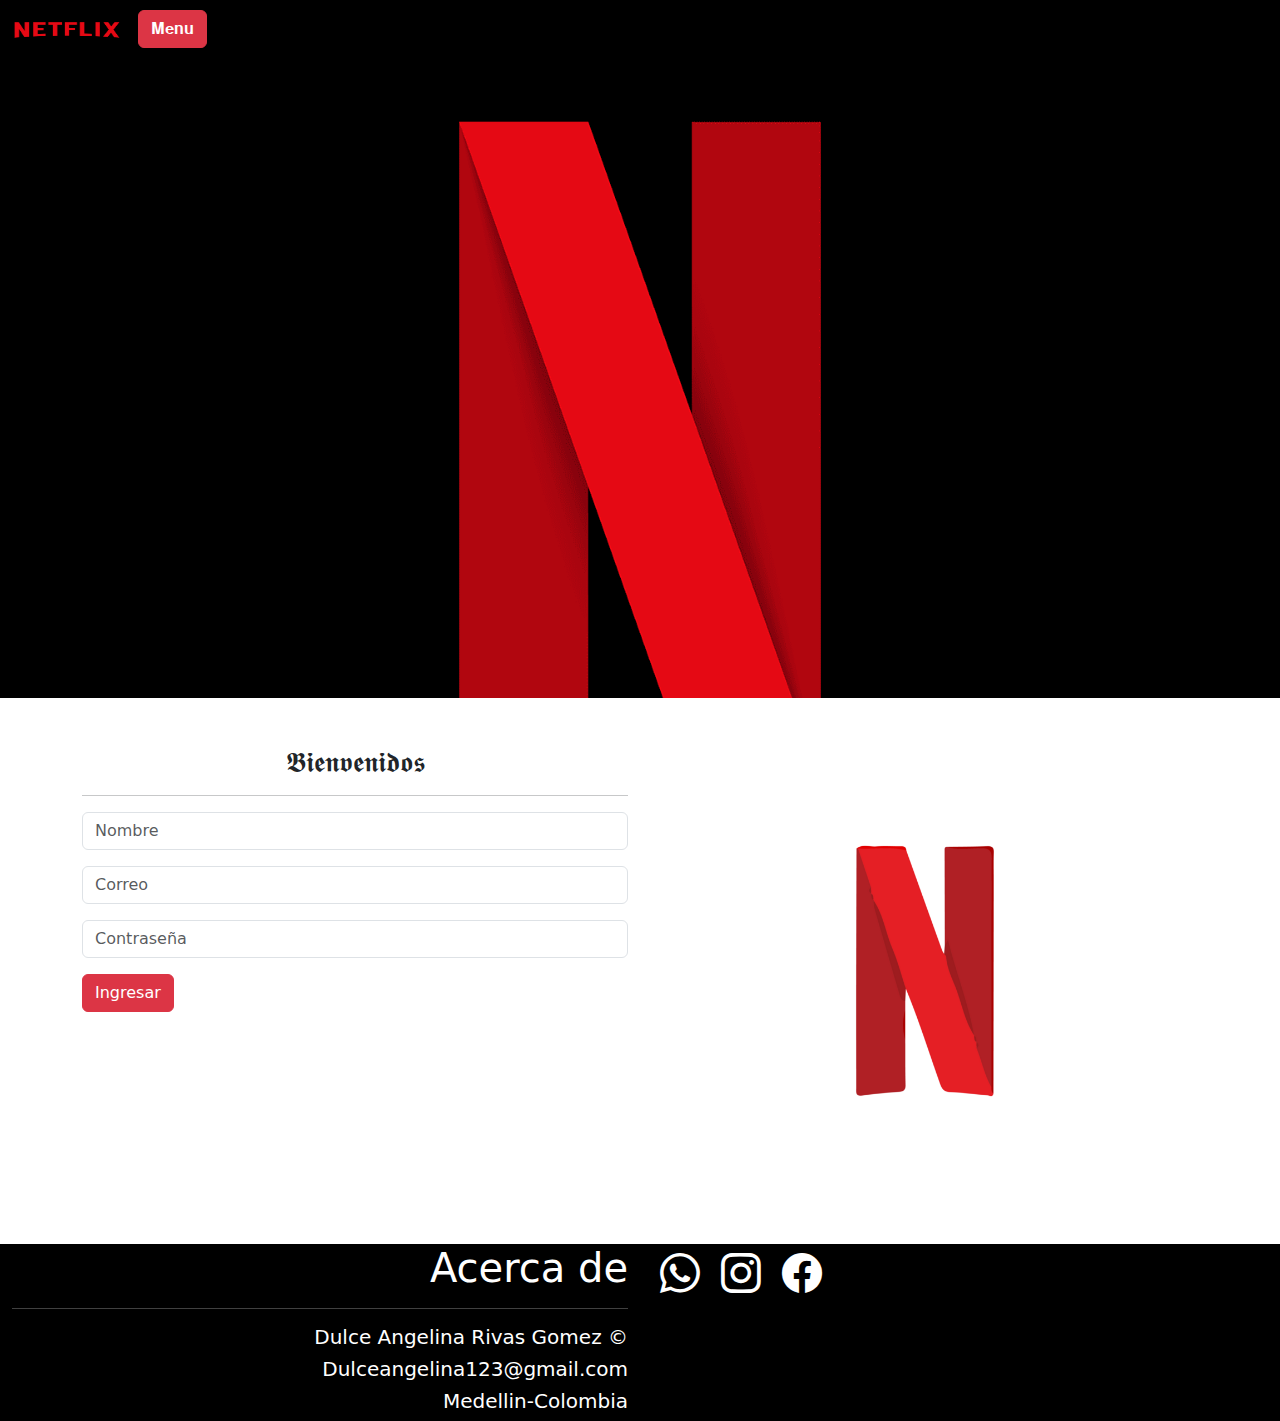
<file: Netflix/index.html>
<!DOCTYPE html>
<html lang="en">
<head>
    <meta charset="UTF-8">
    <meta name="viewport" content="width=device-width, initial-scale=1.0">
    <title>𝐍𝐞𝐭𝐟𝐥𝐢𝐱</title>
    <link rel="stylesheet" href="./estilos.css">
    <link rel="icon" href="./img/netflix.png" type="image/x-icon">
    <link href="https://cdn.jsdelivr.net/npm/bootstrap@5.3.3/dist/css/bootstrap.min.css" rel="stylesheet" integrity="sha384-QWTKZyjpPEjISv5WaRU9OFeRpok6YctnYmDr5pNlyT2bRjXh0JMhjY6hW+ALEwIH" crossorigin="anonymous">
    <link rel="stylesheet" href="https://cdn.jsdelivr.net/npm/bootstrap-icons@1.11.3/font/bootstrap-icons.min.css">
</head>
<body>
    <header>
        <nav class="navbar navbar-expand-lg menu navbar-dack">
            <div class="container-fluid">
              <a class="navbar-brand" href="#">
                <img src="./img/Netflix-logo.webp" alt="foto" height="30" width="110">
              </a>
              <button class="navbar-toggler" type="button" data-bs-toggle="collapse" data-bs-target="#navbarNav" aria-controls="navbarNav" aria-expanded="false" aria-label="Toggle navigation">
                <span class="navbar-toggler-icon"></span>
              </button>
              <div class="collapse navbar-collapse" id="navbarNav">
                <ul class="navbar-nav">
                  
                    <button class="btn btn-danger" type="button" data-bs-toggle="offcanvas" data-bs-target="#offcanvasExample" aria-controls="offcanvasExample">
                        𝐌𝐞𝐧𝐮
                      </button>
                 </li>
                </ul>
              </div>
            </div>
          </nav>
    </header>
    <main></main>
    <section class="fondo">
      </section>
    </main>
    <section>
        <div class="offcanvas offcanvas-start" tabindex="-1" id="offcanvasExample" aria-labelledby="offcanvasExampleLabel">
            <div class="offcanvas-header">
              <h5 class="offcanvas-title" id="offcanvasExampleLabel">Examen 2</h5>
              <button type="button" class="btn-close" data-bs-dismiss="offcanvas" aria-label="Close"></button>
            </div>
            <div class="offcanvas-body">
              <div>
               Dulce Angelina Rivas Gomez
              </div>
              <div class="dropdown mt-3">
                <button class="btn btn-secondary dropdown-toggle" type="button" data-bs-toggle="dropdown">
                  Dropdown button
                </button>
                <ul class="dropdown-menu">
                  <li><a class="dropdown-item" href="#">Action</a></li>
                  <li><a class="dropdown-item" href="#">Another action</a></li>
                  <li><a class="dropdown-item" href="#">Something else here</a></li>
                </ul>
              </div>
            </div>
          </div>
    </section>
    <section class="container">
        <div class="row">
            <div class="col-6 my-5">
                <h3 class="text-center">𝕭𝖎𝖊𝖓𝖛𝖊𝖓𝖎𝖉𝖔𝖘</h3>
                <hr>
                <form>
                    <input type="text" class="form-control my-3" placeholder="Nombre" id="nombre">
                    <input type="email" class="form-control my-3" placeholder="Correo" id="correo">
                    <input type="password" class="form-control my-3" placeholder="Contraseña" id="contraseña">

                    <button class="btn btn-danger" type="submit" id="boton">Ingresar</button>
                </form>

            </div>
            <div class="col-6">
              
                <img  src="./img/netflix imagen1.webp" alt="foto" class="img-fluid">
              </div>
        </div>

    </section>
    <footer>
          
        <section class="container-fluid  text-white colorfooter">
          <div class="row">
            <div class="col-6 text-end">
              <h1>Acerca de </h1>
              <hr>
              <h5 >Dulce Angelina Rivas Gomez &copy;</h5>
              <h5>Dulceangelina123@gmail.com</h5>
              <h5>Medellin-Colombia </h5>
            </div>
            <div class="col-6 aling-self-center">
              <i class="bi bi-whatsapp fs-1 me-2 ms-2"></i>
              <i class="bi bi-instagram fs-1 me-2 ms-2"></i>
              <i class="bi bi-facebook fs-1 me-2 ms-2"></i>
            </div>
          </div>
        </section>
      </footer>
   <script src="./controlador.js"></script>
    

    <script src="https://cdn.jsdelivr.net/npm/bootstrap@5.3.3/dist/js/bootstrap.bundle.min.js" integrity="sha384-YvpcrYf0tY3lHB60NNkmXc5s9fDVZLESaAA55NDzOxhy9GkcIdslK1eN7N6jIeHz" crossorigin="anonymous"></script>

    
</body>
</html>
</file>
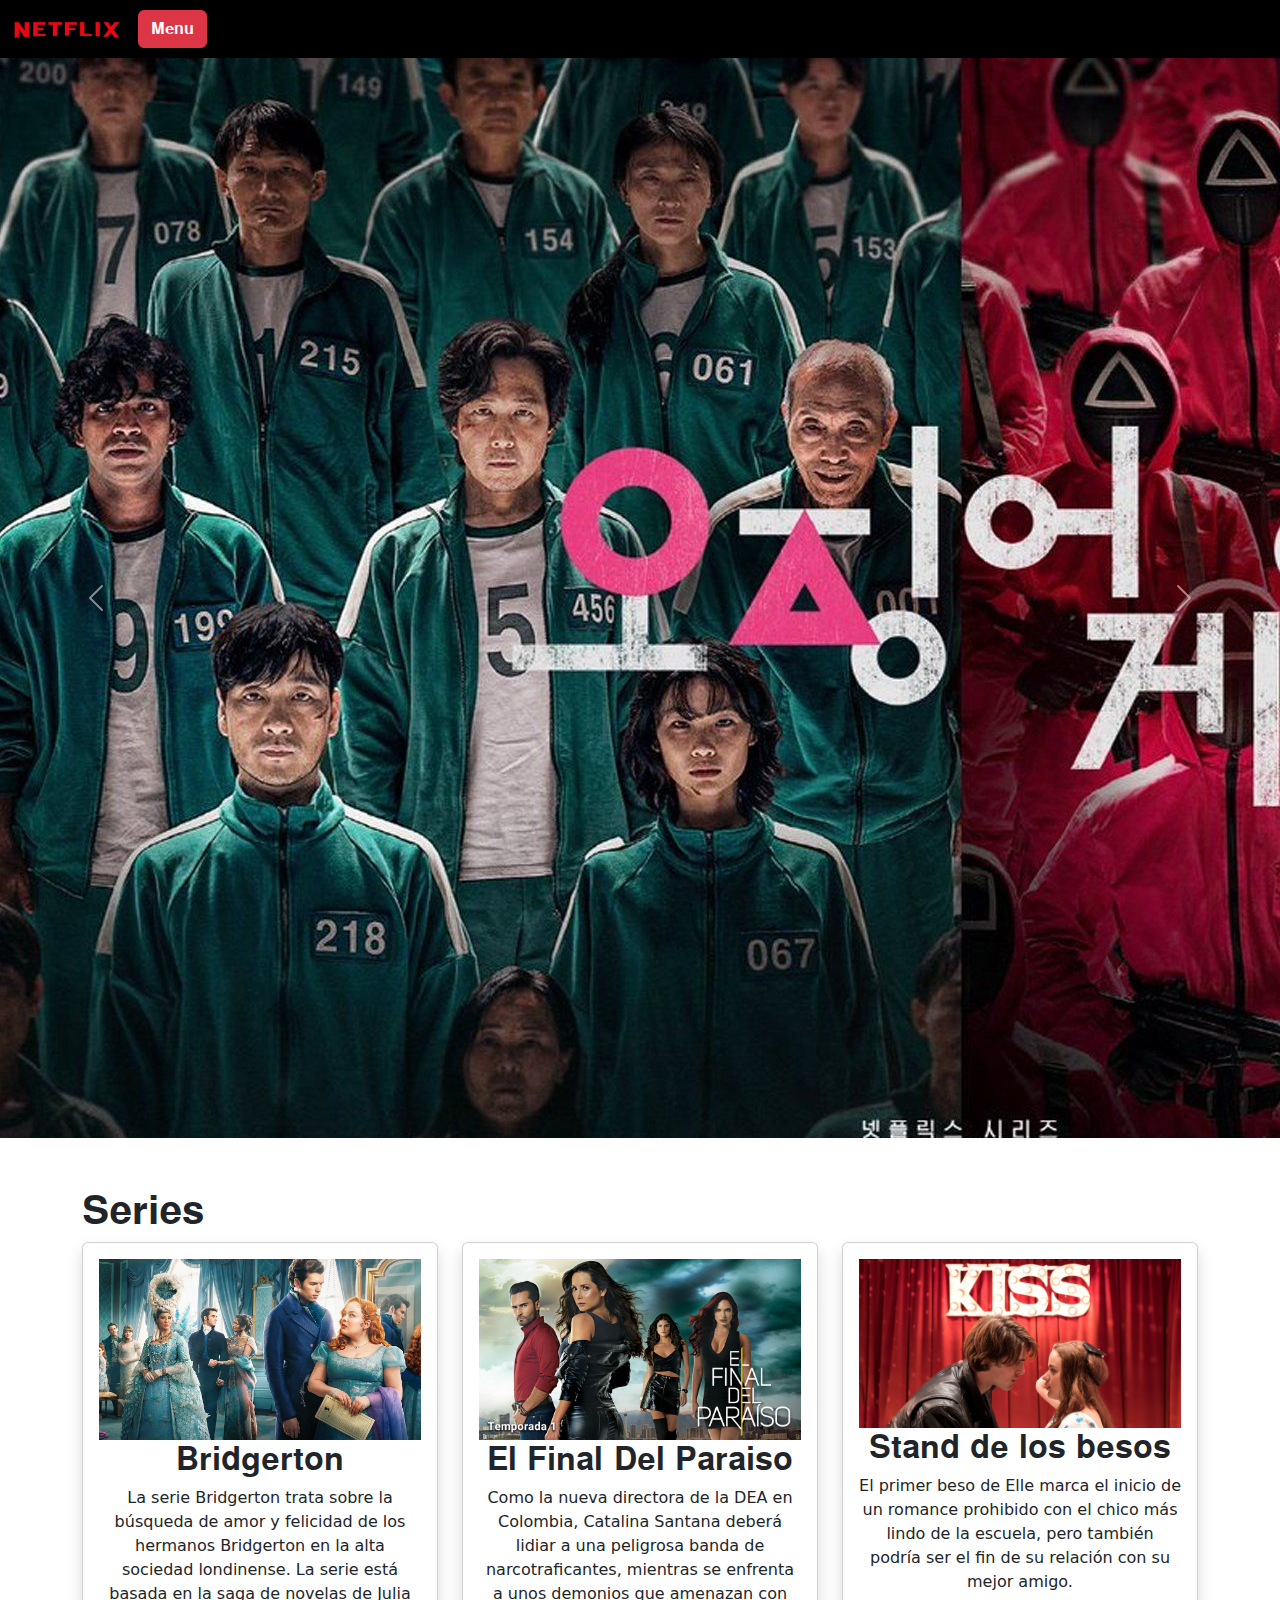
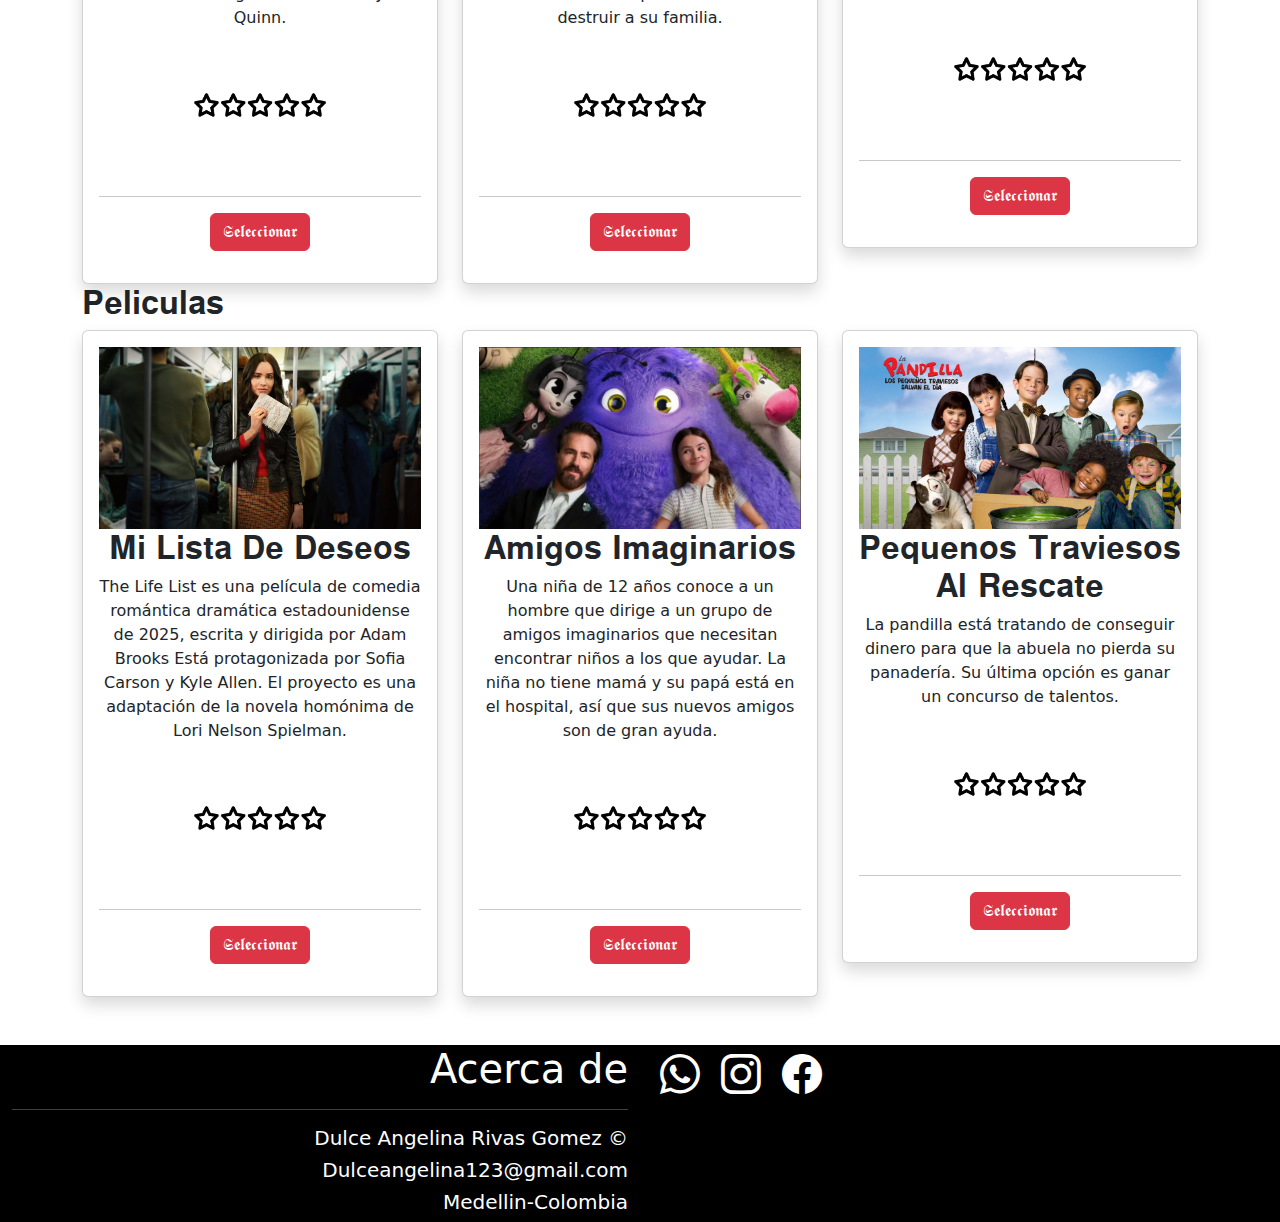
<file: Netflix/netflix.html>
<!DOCTYPE html>
<html lang="en">
<head>
    <meta charset="UTF-8">
    <meta name="viewport" content="width=device-width, initial-scale=1.0">
    <title>𝐍𝐞𝐭𝐟𝐥𝐢𝐱</title>
    <link rel="stylesheet" href="./estilos.css">
    <link rel="icon" href="./img/netflix.png" type="image/x-icon">
    <link href="https://cdn.jsdelivr.net/npm/bootstrap@5.3.3/dist/css/bootstrap.min.css" rel="stylesheet" integrity="sha384-QWTKZyjpPEjISv5WaRU9OFeRpok6YctnYmDr5pNlyT2bRjXh0JMhjY6hW+ALEwIH" crossorigin="anonymous">
    <link rel="stylesheet" href="https://cdn.jsdelivr.net/npm/bootstrap-icons@1.11.3/font/bootstrap-icons.min.css">
</head>

<body>
    <header>
        <nav class="navbar navbar-expand-lg menu navbar-dack">
            <div class="container-fluid">
              <a class="navbar-brand" href="#">
                <img src="./img/Netflix-logo.webp" alt="foto" height="30" width="110">
              </a>
              <button class="navbar-toggler" type="button" data-bs-toggle="collapse" data-bs-target="#navbarNav" aria-controls="navbarNav" aria-expanded="false" aria-label="Toggle navigation">
                <span class="navbar-toggler-icon"></span>
              </button>
              <div class="collapse navbar-collapse" id="navbarNav">
                <ul class="navbar-nav">
                  
                    <button class="btn btn-danger" type="button" data-bs-toggle="offcanvas" data-bs-target="#offcanvasExample" aria-controls="offcanvasExample">
                        𝐌𝐞𝐧𝐮
                      </button>
                 </li>
                </ul>
              </div>
            </div>
          </nav>
    </header>
    <section>
        <div id="carouselExample" class="carousel slide">
            <div class="carousel-inner">
              <div class="carousel-item active">
                <img src="./img/carrusel1.jpg" class="d-block h-50" alt="...">
              </div>
              <div class="carousel-item">
                <img src="./img/carrusel2.jpg" class="d-block h-50" alt="...">
              </div>
              <div class="carousel-item">
                <img src="./img/carrusel23.avif" class="d-block h-50" alt="...">
              </div>
            </div>
            <button class="carousel-control-prev" type="button" data-bs-target="#carouselExample" data-bs-slide="prev">
              <span class="carousel-control-prev-icon" aria-hidden="true"></span>
              <span class="visually-hidden">Previous</span>
            </button>
            <button class="carousel-control-next" type="button" data-bs-target="#carouselExample" data-bs-slide="next">
              <span class="carousel-control-next-icon" aria-hidden="true"></span>
              <span class="visually-hidden">Next</span>
            </button>
          </div>
    </section>
    <main>    
        <section>
                 <section class="container">
                   <div class="row mt-5 mb-5">
                     <h1  >𝐒𝐞𝐫𝐢𝐞𝐬</h1>
                     <div class="col-4">
                      
                       <div class="card p-3 text-center shadow">
                             <img src="./img/Tarjeta1.1.avif" alt="tarjeta" class="img-fluid">
                            <h2 class="mt 5">𝐁𝐫𝐢𝐝𝐠𝐞𝐫𝐭𝐨𝐧
        
                            </h2 >
                            
                            La serie Bridgerton trata sobre la búsqueda de amor y felicidad de los hermanos Bridgerton en la alta sociedad londinense. La serie está basada en la saga de novelas de Julia Quinn.
                            <img src="./img/clasificacion.png" width="150px" class="mx-auto d-block" >
                              <hr>
                              
                           <p>
                            
                          

                            <button class="btn btn-danger" type="submit" id="boton" >𝕾𝖊𝖑𝖊𝖈𝖈𝖎𝖔𝖓𝖆𝖗</button>
                           </p>
                         
                           </div>
                       </div>
                 <div class="col-4">
                     <div class="card p-3 text-center shadow">
                         <img src="./img/tarjeta 2.jpg" alt="foto2" class="img-fluid">
                        <h2 class="mt 5">𝐄𝐥 𝐅𝐢𝐧𝐚𝐥 𝐃𝐞𝐥 𝐏𝐚𝐫𝐚𝐢𝐬𝐨 </h2>
                        Como la nueva directora de la DEA en Colombia, Catalina Santana deberá lidiar a una peligrosa banda de narcotraficantes, mientras se enfrenta a unos demonios que amenazan con destruir a su familia.
                        <img src="./img/clasificacion.png" width="150px" class="mx-auto d-block" >
                        <hr>
                         <p>
                        
                            <button class="btn btn-danger" type="submit" id="boton" >𝕾𝖊𝖑𝖊𝖈𝖈𝖎𝖔𝖓𝖆𝖗</button>
                         </p>
                      </div>
                  </div>
       
                    
                    <div class="col-4">
                       <div class="card p-3 text-center shadow">
                       <img src="./img/tarjeta3.webp" alt="foto3" class="img-fluid">
                       <h2 class="mt 5">𝐒𝐭𝐚𝐧𝐝 𝐝𝐞 𝐥𝐨𝐬 𝐛𝐞𝐬𝐨𝐬  </h2>
                       El primer beso de Elle marca el inicio de un romance prohibido con el chico más lindo de la escuela, pero también podría ser el fin de su relación con su mejor amigo.
                       <img src="./img/clasificacion.png" width="150px" class="mx-auto d-block" >
                        <hr>
                         <p>
                          
                            <button class="btn btn-danger" type="submit" id="boton" >𝕾𝖊𝖑𝖊𝖈𝖈𝖎𝖔𝖓𝖆𝖗</button>
                    </div>
                 </div>
                 <h2>𝐏𝐞𝐥𝐢𝐜𝐮𝐥𝐚𝐬</h2>
                     <div class="col-4">
                
                         <div class="card p-3 text-center shadow">
                               <img src="./img/2.jpg" alt="foto1" class="img-fluid">
                              <h2 class="mt 5">𝐌𝐢 𝐋𝐢𝐬𝐭𝐚 𝐃𝐞 𝐃𝐞𝐬𝐞𝐨𝐬 </h2>
                              The Life List es una película de comedia romántica dramática estadounidense de 2025, escrita y dirigida por Adam Brooks​ Está protagonizada por Sofia Carson y Kyle Allen. El proyecto es una adaptación de la novela homónima de Lori Nelson Spielman.
                              <img src="./img/clasificacion.png" width="150px" class="mx-auto d-block" >
                              <hr>
                                
                             <p>
                               
                                <button class="btn btn-danger" type="submit" id="boton" >𝕾𝖊𝖑𝖊𝖈𝖈𝖎𝖔𝖓𝖆𝖗</button>
                             </p>
                             </div>
                         </div>
                         <div class="col-4">
                      
                             <div class="card p-3 text-center shadow">
                                   <img src="./img/3.webp" alt="foto1" class="img-fluid">
                                  <h2 class="mt 5">𝐀𝐦𝐢𝐠𝐨𝐬 𝐈𝐦𝐚𝐠𝐢𝐧𝐚𝐫𝐢𝐨𝐬</h2>
                                  Una niña de 12 años conoce a un hombre que dirige a un grupo de amigos imaginarios que necesitan encontrar niños a los que ayudar. La niña no tiene mamá y su papá está en el hospital, así que sus nuevos amigos son de gran ayuda.
                                  <img src="./img/clasificacion.png" width="150px" class="mx-auto d-block" >
                                  <hr>
                                    
                                 <p>
                                   
                                    <button class="btn btn-danger" type="submit" id="boton" >𝕾𝖊𝖑𝖊𝖈𝖈𝖎𝖔𝖓𝖆𝖗</button>
                                 </p>
                                 </div>
                             </div>
                             <div class="col-4">
                      
                                 <div class="card p-3 text-center shadow">
                                       <img src="./img/4.jpg" alt="foto1" class="img-fluid">
                                      <h2 class="mt 5">
                                        𝐏𝐞𝐪𝐮𝐞𝐧𝐨𝐬 𝐓𝐫𝐚𝐯𝐢𝐞𝐬𝐨𝐬 𝐀𝐥 𝐑𝐞𝐬𝐜𝐚𝐭𝐞
                                        
                                         </h2>
                                      La pandilla está tratando de conseguir dinero para que la abuela no pierda su panadería. Su última opción es ganar un concurso de talentos.
                                      <img src="./img/clasificacion.png" width="150px" class="mx-auto d-block" >
                                      <hr>
                                        
                                     <p> 

                                        <button class="btn btn-danger" type="submit" id="boton" >𝕾𝖊𝖑𝖊𝖈𝖈𝖎𝖔𝖓𝖆𝖗</button>
                                     </p>
                                     </div>
                                 </div>
                     </div>          
          </section>

             
</main>
<footer>
   
    <section class="container-fluid  text-white colorfooter">
      <div class="row">
        <div class="col-6 text-end">
          <h1>Acerca de </h1>
          <hr>
          <h5 >Dulce Angelina Rivas Gomez &copy;</h5>
          <h5>Dulceangelina123@gmail.com</h5>
          <h5>Medellin-Colombia </h5>
        </div>
        <div class="col-6 aling-self-center">
          <i class="bi bi-whatsapp fs-1 me-2 ms-2"></i>
          <i class="bi bi-instagram fs-1 me-2 ms-2"></i>
          <i class="bi bi-facebook fs-1 me-2 ms-2"></i>
        </div>
      </div>
    </section>
  </footer>  

    <script src="https://cdn.jsdelivr.net/npm/bootstrap@5.3.3/dist/js/bootstrap.bundle.min.js" integrity="sha384-YvpcrYf0tY3lHB60NNkmXc5s9fDVZLESaAA55NDzOxhy9GkcIdslK1eN7N6jIeHz" crossorigin="anonymous"></script>
</body>
</html>
</file>
<file: Netflix/estilos.css>
.menu{
    background-color: rgb(0, 0, 0);
}
.fondo{
    background-image: url("./img/fondoo.webp");
    background-position: top center;
    background-size:cover;
    background-attachment:fixed;
 padding: 25%;

}
.colorfooter{
    background-color: black;
}
</file>
